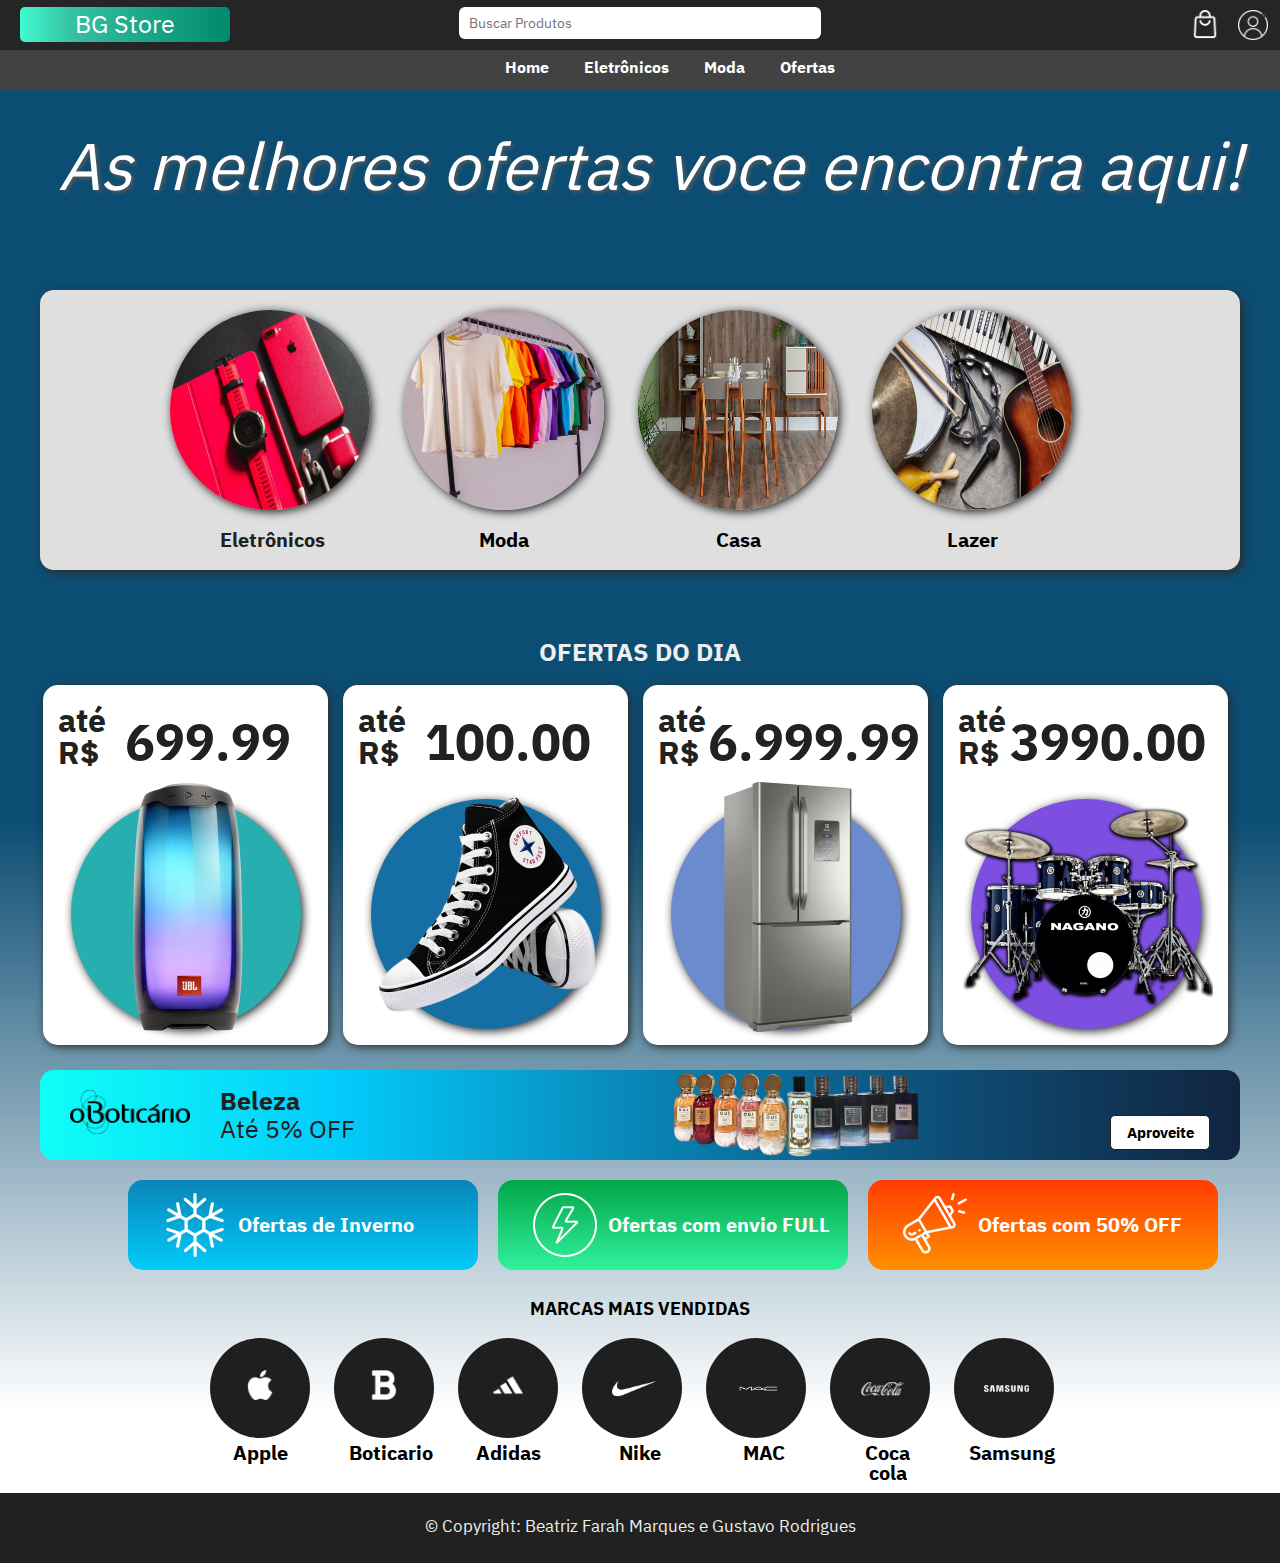
<file: index.html>
<!DOCTYPE html>
<html lang="en">
<head>
    <meta charset="UTF-8">
    <meta http-equiv="X-UA-Compatible" content="IE=edge">
    <meta name="viewport" content="width=device-width, initial-scale=1.0">
    <link rel="stylesheet" href="reset.css">
    <link rel="stylesheet" href="styles.css">
    <link rel="preconnect" href="https://fonts.googleapis.com">
    <link rel="preconnect" href="https://fonts.gstatic.com" crossorigin>
    <link href="https://fonts.googleapis.com/css2?family=IBM+Plex+Sans+Arabic&display=swap" rel="stylesheet">
    <title>BG Store</title>
</head>
<body>
    <div class="nav-container">
        <h1 class="logo-bg">BG Store</h1>
        <input id="bar-search" type="text" placeholder="Buscar Produtos">
        <a href="login.html"><img  id="icon-login" src="Images/user.png" alt="login"></a>
        <img id="icon-bag" src="Images/bag.png" alt="sacola">
    </div>

    <div id="menu">
        <ul id="menu-section">
            <li><a href="index.html">Home</a></li>
            <li><a href="eletronics.html">Eletrônicos</a></li>
            <li><a href="moda.html">Moda</a></li>
            <li><a href="page_3.html">Ofertas</a></li>
        </ul>
    </div>

    <div id="back-phrase">
        <h1 id="phrase">As melhores ofertas voce encontra aqui!</h1>
    </div>

    <div id="container-category">
        <ul class="category">
            <li>
                <a href="eletronics.html"><img src="Images/category-1.jfif" class="category-image"></a>
                <h1 class="text-category"><a href="eletronics.html">Eletrônicos</a></h1>
            </li>   

            <li>
                <img src="Images/category-2.webp" class="category-image">
                <h1 class="text-category">Moda</h1>
            </li>

            <li>
                <img src="Images/category-3.jpg" class="category-image">
                <h1 class="text-category">Casa</h1>
            </li>

            <li>
                <img src="Images/category-4.webp" class="category-image">
                <h1 class="text-category">Lazer</h1>
            </li>
        </ul>
    </div>

    <h1 id="day-ad">OFERTAS DO DIA</h1>

    <div id="container-products-ad">
        <ul class="products-ad">
            <li>
                <h1 class="value-max">até</h1>
                <h1 class="sign">R$</h1>
                <h1 class="value">699.99</h1>
                <div style="background-color: #27AFAF;" class="circle">
                    <img src="Images/jbl.png" class="image-product">
                </div> 
            </li>
            <li>
                <h1 class="value-max">até</h1>
                <h1 class="sign">R$</h1>
                <h1 class="value">100.00</h1>
                <div style="background-color: #156FA4;" class="circle">
                    <img src="Images/moda-sell.png" class="image-product">
                </div>  
            </li>
            <li>
                <h1 class="value-max">até</h1>
                <h1 class="sign">R$</h1>
                <h1 class="value">6.999.99</h1>
                <div style="background-color: #6C8ACE;" class="circle">
                    <img src="Images/geladeira.jpg" class="image-product">
                </div> 
            </li>
            <li>
                <h1 class="value-max">até</h1>
                <h1 class="sign">R$</h1>
                <h1 class="value">3990.00</h1>
                <div style="background-color: #7D4FE0;" class="circle">
                    <img src="Images/bateria.png" class="image-product">
                </div> 
            </li>
        </ul>
    </div>

    <div id="container-beauty">
        <img src="Images/boticario-logo.png" id="company-logo">
        <h1 id="beauty">Beleza</h1>
        <h1 id="off">Até 5% OFF</h1>
        <img src="Images/perfume.png" id="perfume-img">
        <button id="button-enjoy">Aproveite</button>
    </div>

    <div id="container-clothes">
        <div id="winter-clothes">
            <img src="Images/winter.png" id="icon-winter">
            <h1 id="text-winter">Ofertas de Inverno</h1>
        </div>

        <div id="FULL-send">
            <img src="Images/flash.png" id="icon-flash">
            <h1 id="text-winter">Ofertas com envio FULL</h1>
        </div>
        <a href="eletronics.html"><div id="promotion-off">
            <img src="Images/promotion.png" id="icon-winter">
            <h1 id="text-winter"><a href="page_3.html">Ofertas com 50% OFF</a></h1>
        </div></a>
    </div>

    <h1 id="best-brands">MARCAS MAIS VENDIDAS</h1>
    <div id="container-company">
        <ul id="company">
            <li id="company-1">
                <img src="Images/apple-logo.png" class="logo-company-bigger">
                <h1 class="name-company">Apple</h1>
            </li>

            <li id="company-2">
                <img src="Images/boticario.png" class="logo-company-bigger">
                <h1 class="name-company">Boticario</h1>
            </li>

            <li id="company-3">
                <img src="Images/adidas.png" class="logo-company-bigger">
                <h1 class="name-company">Adidas</h1>
            </li>

            <li>
                <img src="Images/nike.png" class="logo-company">
                <h1 class="name-company">Nike</h1>
            </li>

            <li>
                <img src="Images/mac.png" class="logo-company">
                <h1 class="name-company">MAC</h1>
            </li>

            <li>
                <img src="Images/coca.png" class="logo-company">
                <h1 class="name-company">Coca cola</h1>
            </li>

            <li>
                <img src="Images/samsung.png" class="logo-company">
                <h1 class="name-company-bigger">Samsung</h1>
            </li>          
        </ul>
    </div>
</body>

<footer><h1 id="creators">© Copyright: Beatriz Farah Marques e Gustavo Rodrigues</h1></footer>
</html>
</file>
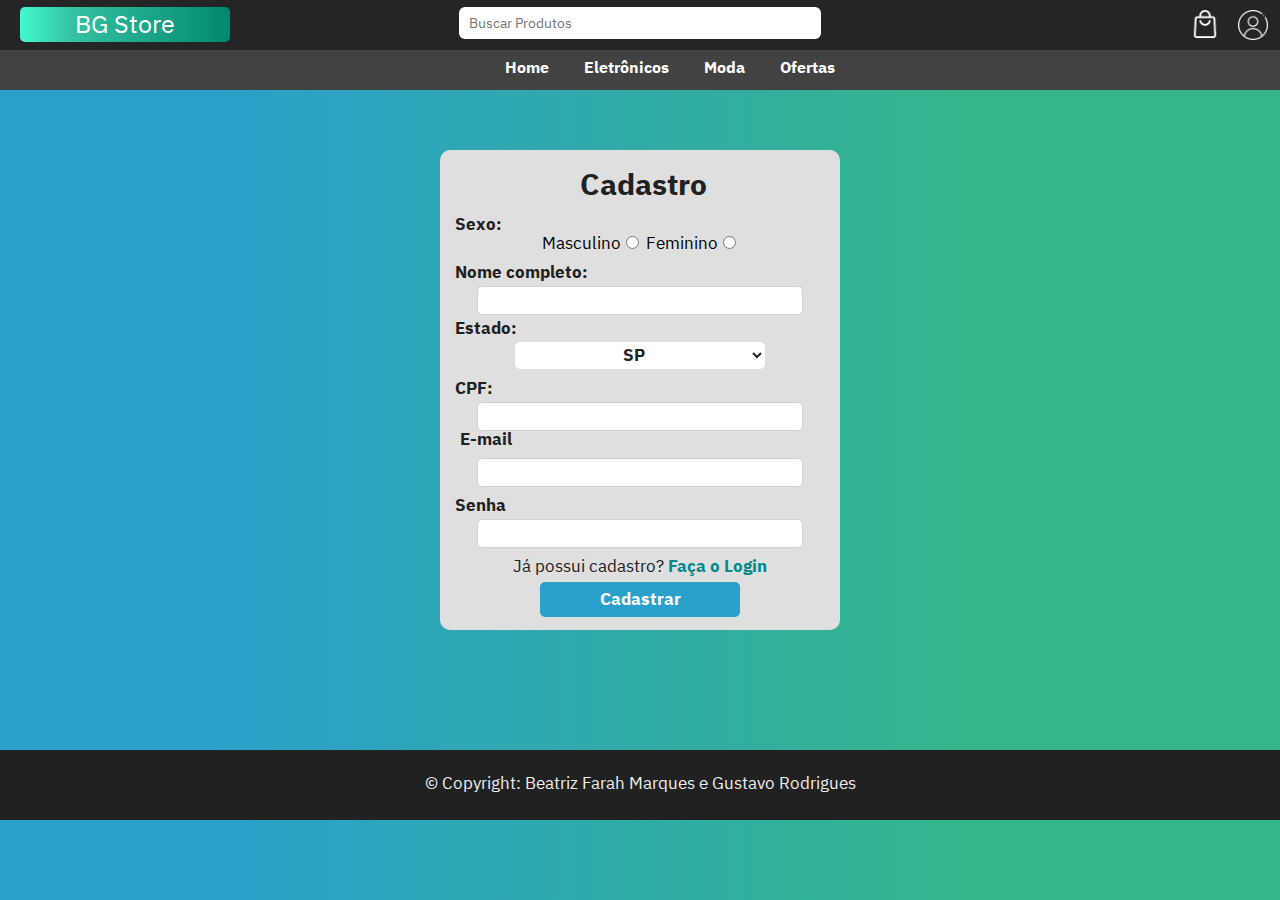
<file: cadastro.html>
<!DOCTYPE html>
<html>
    <head>
        <meta charset="UTF-8">
        <meta http-equiv="X-UA-Compatible" content="IE=edge">
        <meta name="viewport" content="width=device-width, initial-scale=1.0">
        <link rel="stylesheet" href="reset.css">
        <link rel="stylesheet" href="styles.css">
        <link rel="preconnect" href="https://fonts.googleapis.com">
        <link rel="preconnect" href="https://fonts.gstatic.com" crossorigin>
        <link href="https://fonts.googleapis.com/css2?family=IBM+Plex+Sans+Arabic&display=swap" rel="stylesheet">    
        <title>Cadastro</title>
    </head>
     
    <body id="tela-1">
        <div class="nav-container">
            <h1 class="logo-bg">BG Store</h1>
            <input id="bar-search" type="text" placeholder="Buscar Produtos">
            <a href="login.html"><img  id="icon-login" src="Images/user.png" alt="login"></a>
            <img id="icon-bag" src="Images/bag.png" alt="sacola">
        </div>
    
        <div id="menu">
            <ul id="menu-section">
                <li><a href="index.html">Home</a></li>
                <li><a href="eletronics.html">Eletrônicos</a></li>
                <li><a href="moda.html">Moda</a></li>
                <li><a href="page_3.html">Ofertas</a></li>
            </ul>
        </div>
        <div class="formularios">
            <h1 id="h1-form-cadastro">Cadastro</h1><br>
            <form>
                <span></span>
                <h1 id="sex-text">Sexo:</h1>
                <span id="sexo">Masculino<input type="radio" name="Sexo" value="M" required>
                    Feminino<input type="radio" name="Sexo" value="F"></span>
                <h1 id="name-text">Nome completo:</h1>
                <input type="text" name="Nome" id="input-name" required>
                <h1 id="text-state">Estado:</h1>
                <select name="Estado" id="input-state">
                    <option value="SP">SP</option>
                    <option value="MG">MG</option>
                    <option value="RS">RS</option>
                    <option value="RJ">RJ</option>
                </select><br>
                <h1 id="cpf-text" required>CPF:</h1>
                <input type="number" name="CPF" id="input-cpf" required>
                <h1 id="email-text" required>E-mail</h1>
                <input type="text" name="Login" id="input-email" required>
                <h1 id="text-senha" required>Senha</h1>
                <input type="password" name="Senha" id="senha-input" required>
                <input type="submit" value="Cadastrar" id="button-submit">
                <h1 id="text-lg">Já possui cadastro? <a href="login.html" style="font-weight: bold; text-decoration: none; color: darkcyan;">Faça o Login</a></h1>
        </form>
        </div>
        <footer style="position: relative; bottom: 60px;"><h1 id="creators">© Copyright: Beatriz Farah Marques e Gustavo Rodrigues</h1></footer>
    </body>
</html>
</file>
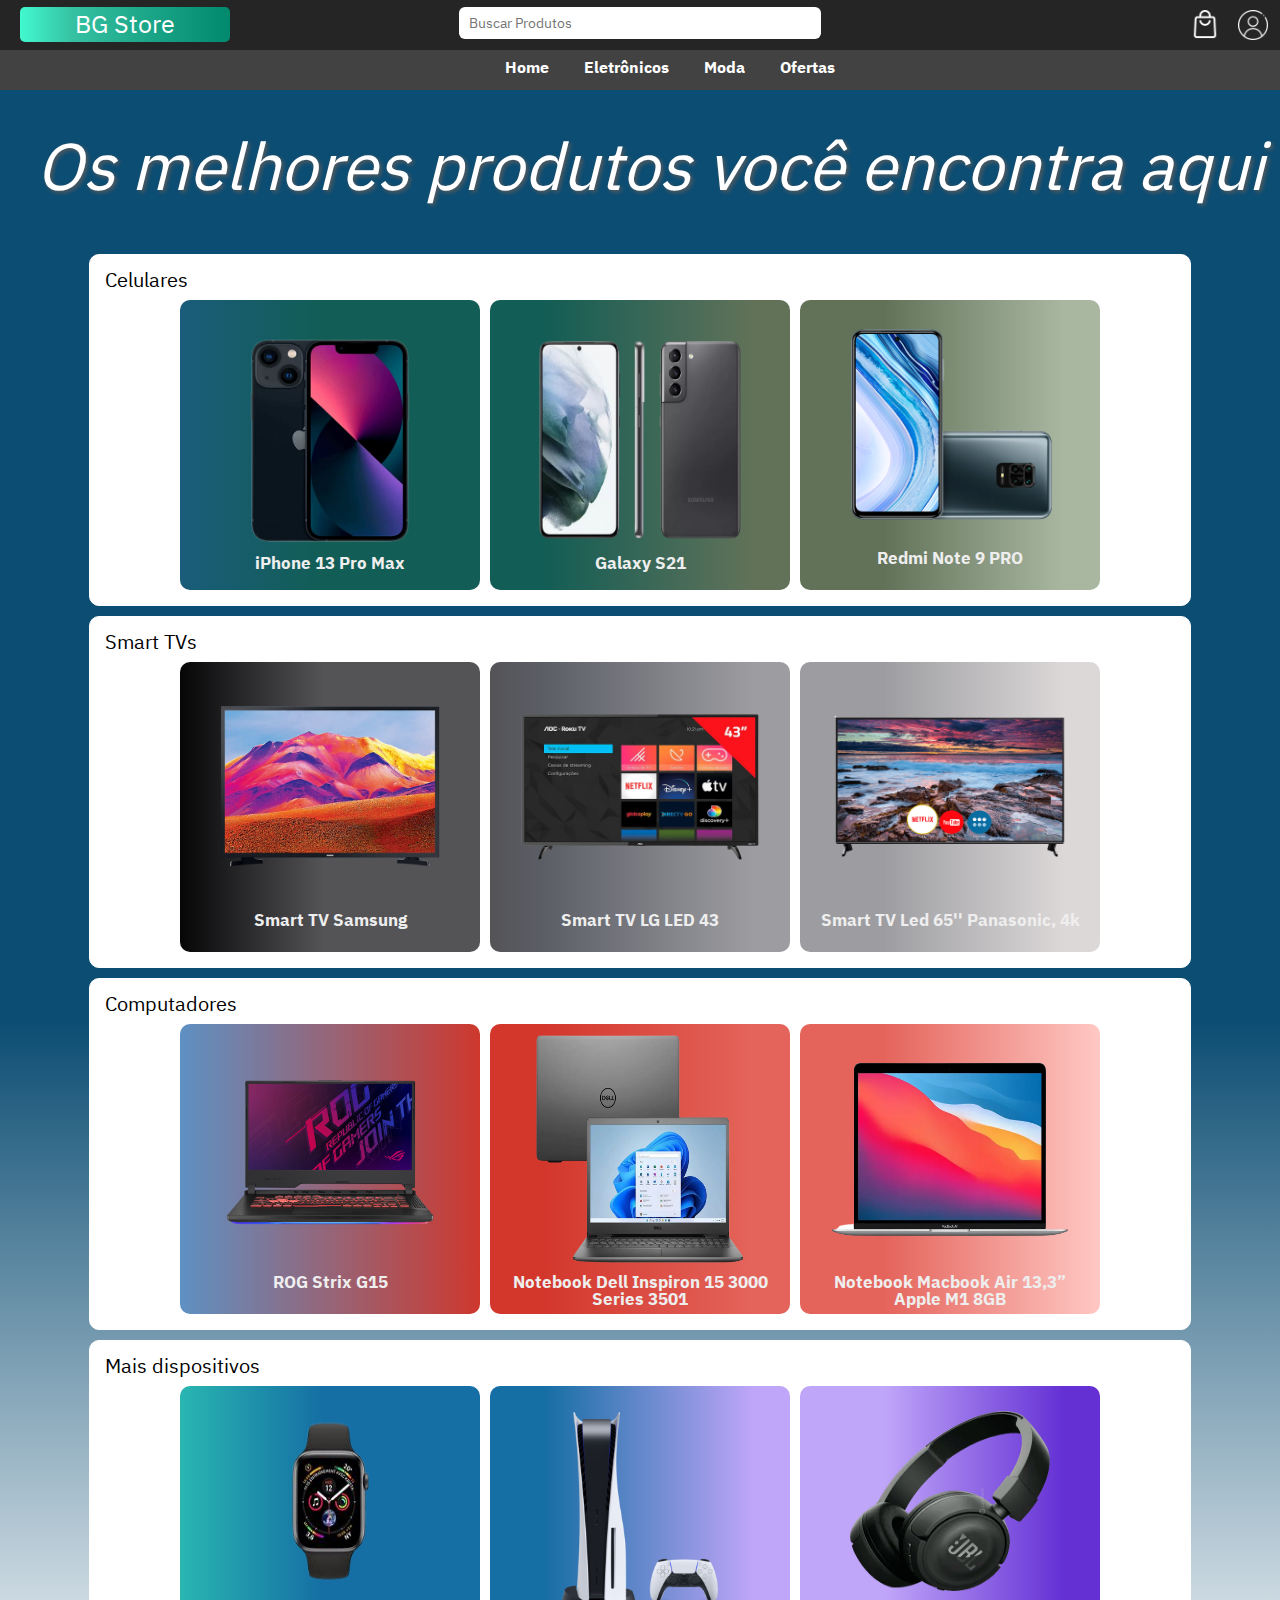
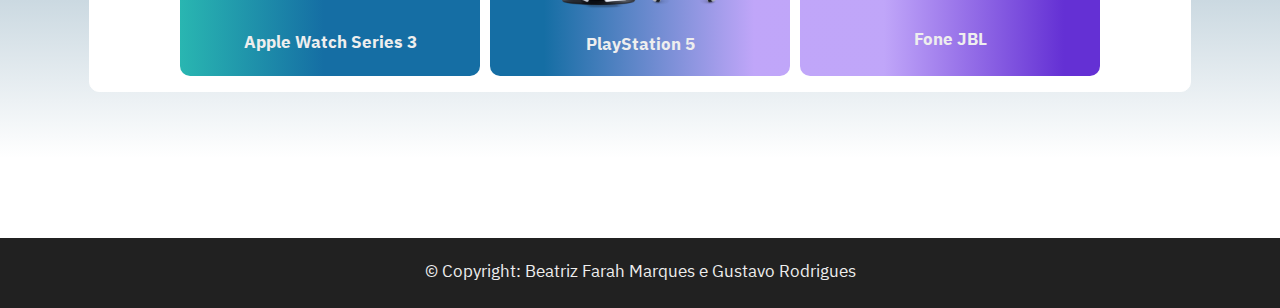
<file: eletronics.html>
<!DOCTYPE html>
<html lang="en">
<head>
    <meta charset="UTF-8">
    <meta http-equiv="X-UA-Compatible" content="IE=edge">
    <meta name="viewport" content="width=device-width, initial-scale=1.0">
    <link rel="stylesheet" href="reset.css">
    <link rel="stylesheet" href="styles.css">
    <link rel="preconnect" href="https://fonts.googleapis.com">
    <link rel="preconnect" href="https://fonts.gstatic.com" crossorigin>
    <link href="https://fonts.googleapis.com/css2?family=IBM+Plex+Sans+Arabic&display=swap" rel="stylesheet">
    <title>Eletrônicos</title>
</head>
<body id="body-eletonicos">
    <div class="nav-container">
        <h1 class="logo-bg">BG Store</h1>
        <input id="bar-search" type="text" placeholder="Buscar Produtos">
        <a href="login.html"><img  id="icon-login" src="Images/user.png" alt="login"></a>
        <img id="icon-bag" src="Images/bag.png" alt="sacola">
    </div>

    <div id="menu">
        <ul id="menu-section">
            <li><a href="index.html">Home</a></li>
            <li><a href="eletronics.html">Eletrônicos</a></li>
            <li><a href="moda.html">Moda</a></li>
            <li><a href="page_3.html">Ofertas</a></li>
        </ul>
    </div>

    <div id="back-phrase">
        <h1 id="phrase">Os melhores produtos você encontra aqui</h1>
    </div>

    <div class="objects-list"><!--Divisão de Objetos-->
        <a name="eletronicos"></a><h1 class="objects-list-titles">Celulares</h1><!--Titulos das listas-->
        <ul class="list-items">
            <li id="item-1">
                <img id="celular1" src="Images/iphone.webp" alt="">
                <h1 class="name-other-device">iPhone 13 Pro Max</h1>
            </li>
            <li id="item-2">
                <img id="celular2" src="Images/galaxyS21.png" alt="">
                <h1 class="name-other-device">Galaxy S21</h1>
            </li>
            <li id="item-3">
                <img src="Images/redmiNote9.png" alt="">
                <h1 class="name-other-device">Redmi Note 9 PRO</h1>
            </li>
    </div>

    <div class="objects-list"><!--Divisão de Objetos-->
        <h1 class="objects-list-titles">Smart TVs</h1><!--Titulos das listas-->
        <ul class="list-items">
            <li id="item-4">
                <img src="Images/tvSAM.png" alt="">
                <h1 class="name-other-device">Smart TV Samsung</h1>
            </li>
            <li id="item-5">
                <img src="Images/tvLG.png" alt="">
                <h1 class="name-other-device">Smart TV LG LED 43</h1>
            </li>
            <li id="item-6">
                <img src="Images/tvpanasonic.png" alt="">
                <h1 class="name-other-device">Smart TV Led 65'' Panasonic, 4k</h1>
            </li>
        </ul>
    </div>

    <div class="objects-list"><!--Divisão de Objetos-->
        <h1 class="objects-list-titles">Computadores</h1><!--Titulos das listas-->
        <ul class="list-items">
            <li id="item-7">
                <a href="page_3.html"><img src="Images/product-test2.png" alt=""></a>
                <h1><a class="name-other-device" href="page_3.html">ROG Strix G15</a></h1>
            </li>
            <li id="item-8">
                <img src="Images/noteDELL.png" alt="">
                <h1 class="name-other-device">Notebook Dell Inspiron 15 3000 Series 3501</h1>
            </li>
            <li id="item-9">
                <img src="Images/noteAPPLE.png" alt="">
                <h1 class="name-other-device">Notebook Macbook Air 13,3” Apple M1 8GB</h1>
            </li>
        </ul>
    </div>

    <div class="objects-list"><!--Divisão de Objetos-->
        <h1 class="objects-list-titles">Mais dispositivos</h1><!--Titulos das listas-->
        <ul class="list-items">
            <li id="item-10">
                <img src="Images/applewatch.png" alt="">
                <h1 class="name-other-device">Apple Watch Series 3</h1>
            </li>
            <li id="item-11">
                <img src="Images/videogame.png" alt="">
                <h1 class="name-other-device">PlayStation 5</h1>
            </li>
            <li id="item-12">
                <img src="Images/fone.webp" alt="">
                <h1 class="name-other-device">Fone JBL</h1>
            </li>
        </ul>
    </div>

</body>
<footer><h1 id="creators">© Copyright: Beatriz Farah Marques e Gustavo Rodrigues</h1></footer>
</html>
</file>
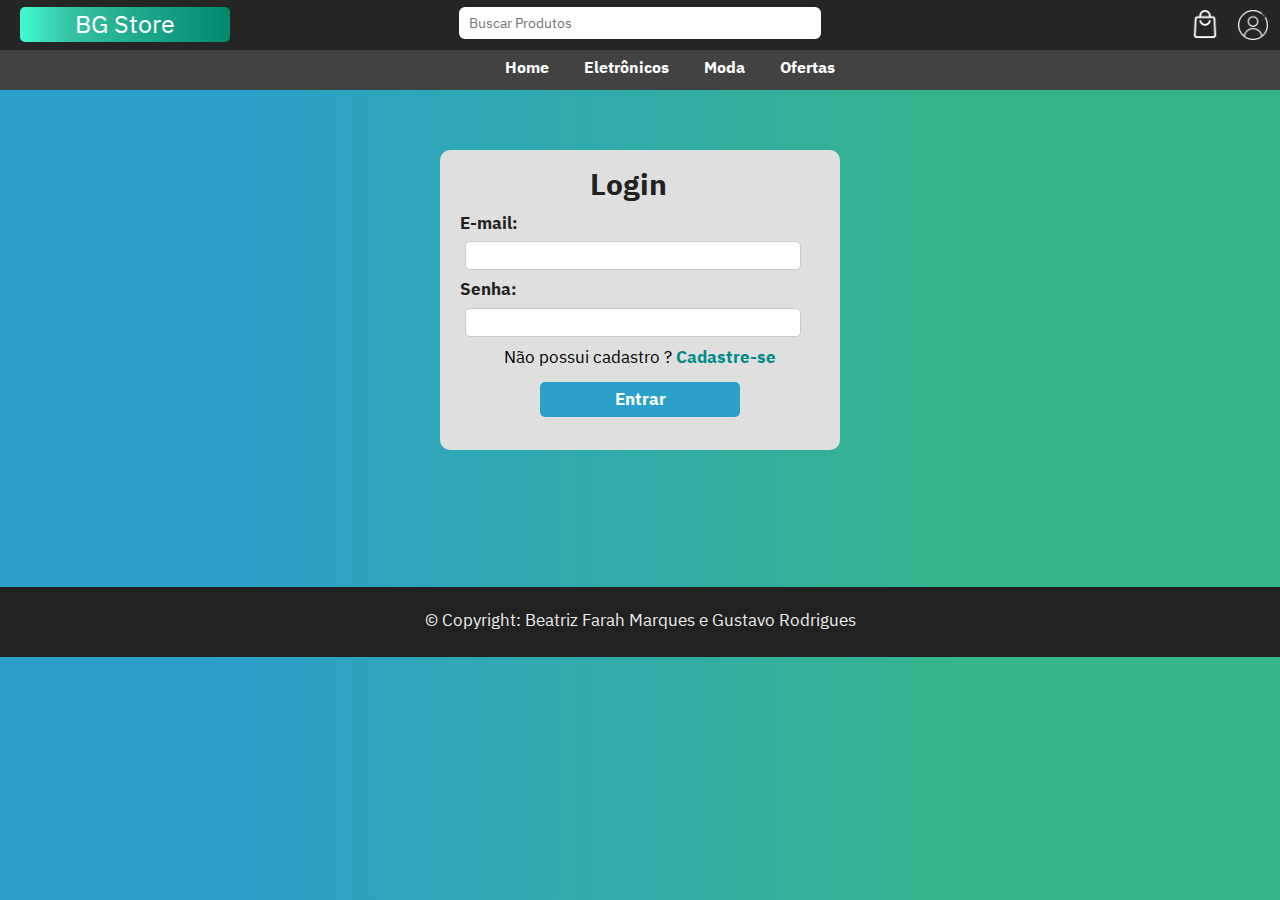
<file: login.html>
<!DOCTYPE html>
<html>
    <head>
        <meta charset="UTF-8">
        <meta http-equiv="X-UA-Compatible" content="IE=edge">
        <meta name="viewport" content="width=device-width, initial-scale=1.0">
        <link rel="stylesheet" href="reset.css">
        <link rel="stylesheet" href="styles.css">
        <link rel="preconnect" href="https://fonts.googleapis.com">
        <link rel="preconnect" href="https://fonts.gstatic.com" crossorigin>
        <link href="https://fonts.googleapis.com/css2?family=IBM+Plex+Sans+Arabic&display=swap" rel="stylesheet">    
        <title>Login</title>
    </head>
     
    <body id="tela-1">
        <div class="nav-container">
            <h1 class="logo-bg">BG Store</h1>
            <input id="bar-search" type="text" placeholder="Buscar Produtos">
            <a href="login.html"><img  id="icon-login" src="Images/user.png" alt="login"></a>
            <img id="icon-bag" src="Images/bag.png" alt="sacola">
        </div>
    
        <div id="menu">
            <ul id="menu-section">
                <li><a href="index.html">Home</a></li>
                <li><a href="eletronics.html">Eletrônicos</a></li>
                <li><a href="moda.html">Moda</a></li>
                <li><a href="page_3.html">Ofertas</a></li>
            </ul>
        </div>
        <div class="login-container">
            <h1 id="login">Login</h1>
       
            <form id="form-container">
                <h1 id="email-text">E-mail:</h1>
                <input type="text" name="Login" id="form-email"><br>

                <h1 id="senha-text">Senha:</h1>
                <input type="password" name="Senha" id="form-senha"><br>
                
                <br><input type="submit" value="Entrar" id="button-submit"><br>

                <span id="text-cadastro">Não possui cadastro ? <a href="cadastro.html" style="font-weight: bold; color: darkcyan; text-decoration: none;">Cadastre-se</a></span>
            </form>
        </div>
        <footer style="position: relative; top: 197px;"><h1 id="creators">© Copyright: Beatriz Farah Marques e Gustavo Rodrigues</h1></footer>
    </body>
</html>
</file>
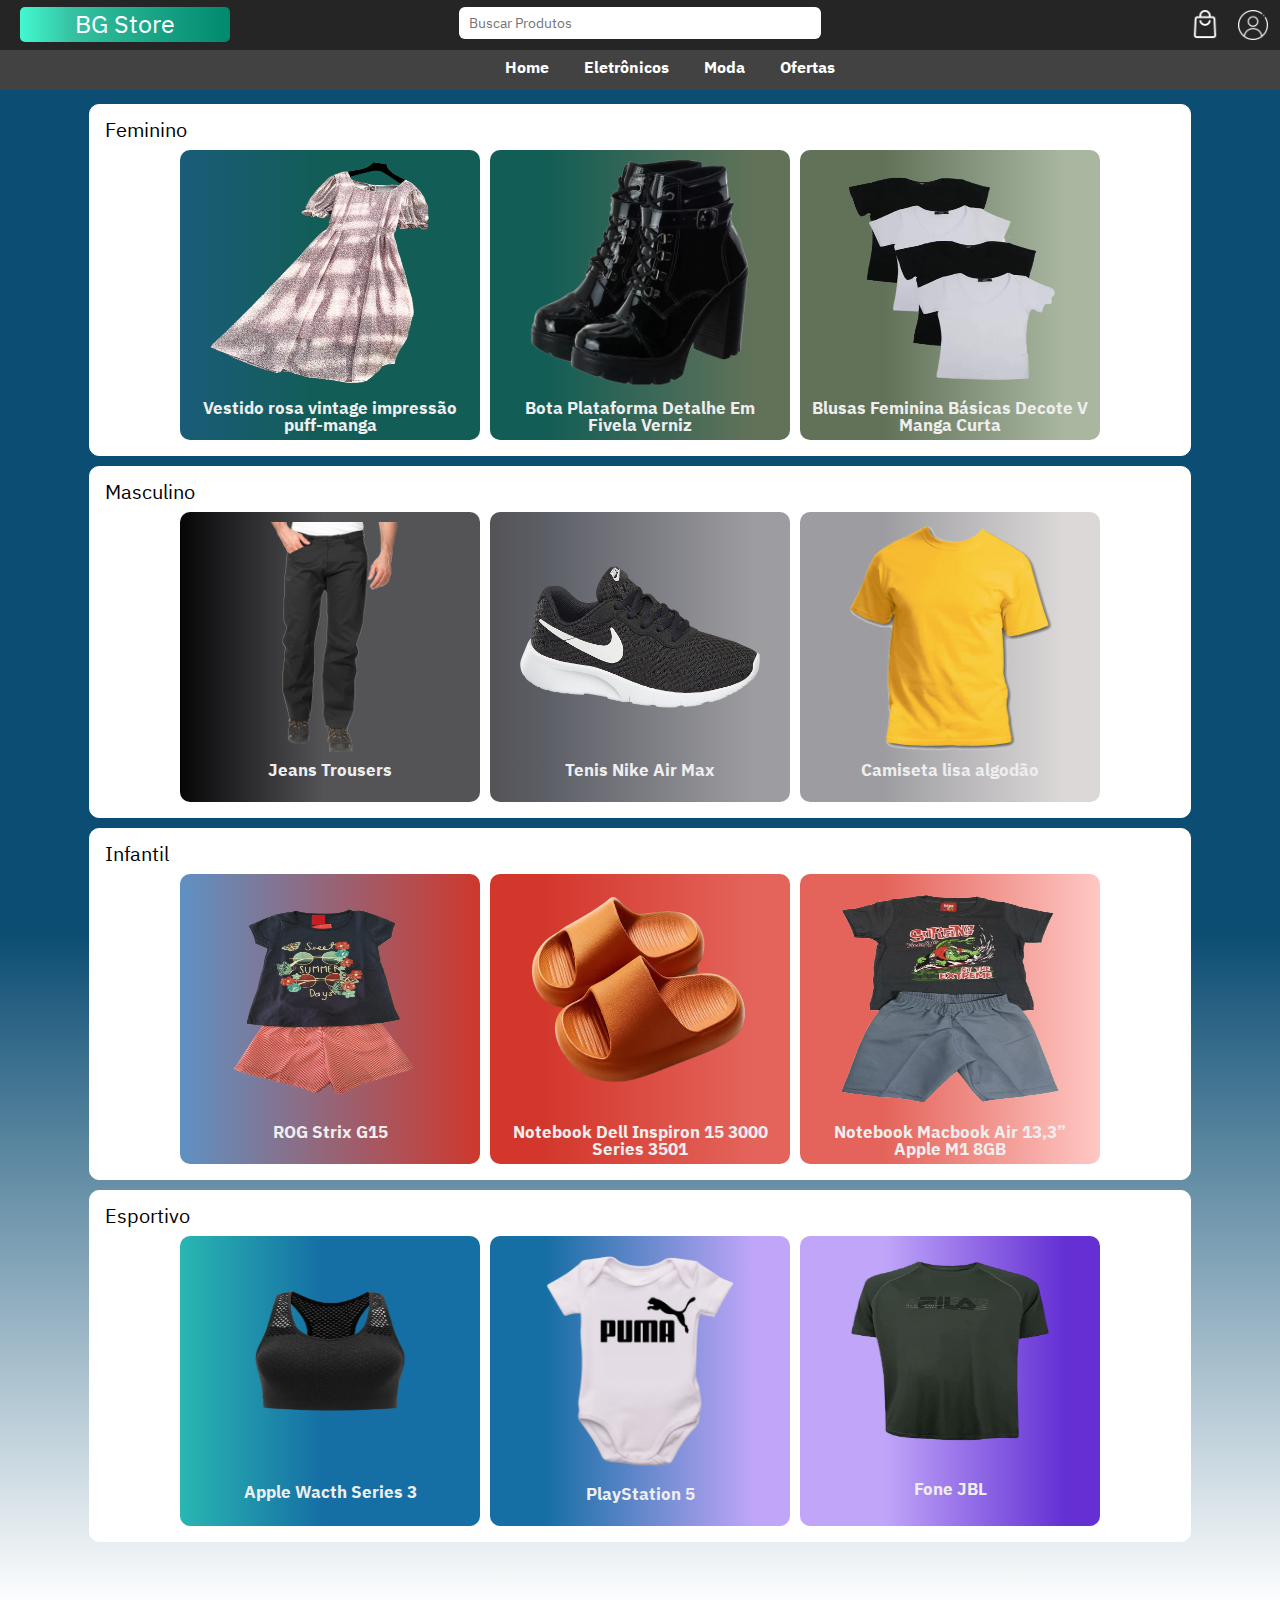
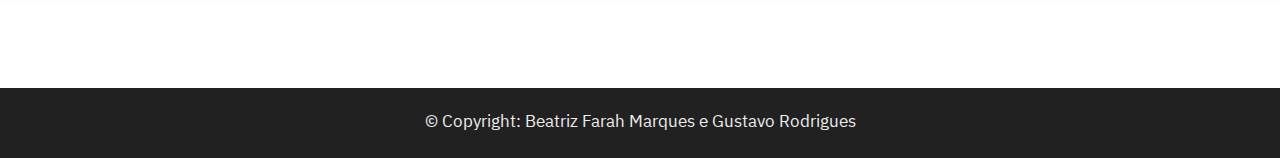
<file: moda.html>
<!DOCTYPE html>
<html lang="en">
<head>
    <meta charset="UTF-8">
    <meta http-equiv="X-UA-Compatible" content="IE=edge">
    <meta name="viewport" content="width=device-width, initial-scale=1.0">
    <link rel="stylesheet" href="reset.css">
    <link rel="stylesheet" href="styles.css">
    <link rel="preconnect" href="https://fonts.googleapis.com">
    <link rel="preconnect" href="https://fonts.gstatic.com" crossorigin>
    <link href="https://fonts.googleapis.com/css2?family=IBM+Plex+Sans+Arabic&display=swap" rel="stylesheet">
    <title>Moda</title>
</head>
<body class="body-eletonicos">
    <div class="nav-container">
        <h1 class="logo-bg">BG Store</h1>
        <input id="bar-search" type="text" placeholder="Buscar Produtos">
        <a href="login.html"><img  id="icon-login" src="Images/user.png" alt="login"></a>
        <img id="icon-bag" src="Images/bag.png" alt="sacola">
    </div>

    <div id="menu">
        <ul id="menu-section">
            <li><a href="index.html">Home</a></li>
            <li><a href="eletronics.html">Eletrônicos</a></li>
            <li><a href="moda.html">Moda</a></li>
            <li><a href="page_3.html">Ofertas</a></li>
        </ul>
    </div>


    <div class="objects-list"><!--Divisão de Objetos-->
        <a name="eletronicos"></a><h1 class="objects-list-titles">Feminino</h1><!--Titulos das listas-->
        <ul class="list-items">
            <li id="item-1">
                <img src="Images/roupa1.png" alt="">
                <h1 class="name-other-device">Vestido rosa vintage impressão puff-manga</h1>
            </li>
            <li id="item-2">
                <img src="Images/roupa2.png" alt="">
                <h1 class="name-other-device">Bota Plataforma Detalhe Em Fivela Verniz</h1>
            </li>
            <li id="item-3">
                <img src="Images/roupa3.png" alt=""></a>
                <h1 class="name-other-device">Blusas Feminina Básicas Decote V Manga Curta</h1>
            </li>
    </div>

    <div class="objects-list"><!--Divisão de Objetos-->
        <h1 class="objects-list-titles">Masculino</h1><!--Titulos das listas-->
        <ul class="list-items">
            <li id="item-4">
                <img src="Images/jeans.png" alt="">
                <h1 class="name-other-device">Jeans Trousers</h1>
            </li>
            <li id="item-5">
                <img src="Images/tenis.png" alt="">
                <h1 class="name-other-device">Tenis Nike Air Max</h1>
            </li>
            <li id="item-6">
                <img src="Images/camisa.png" alt="">
                <h1 class="name-other-device">Camiseta lisa algodão</h1>
            </li>
        </ul>
    </div>

    <div class="objects-list"><!--Divisão de Objetos-->
        <h1 class="objects-list-titles">Infantil</h1><!--Titulos das listas-->
        <ul class="list-items">
            <li id="item-7">
                <img src="Images/roupa4.png" alt="">
                <h1><a class="name-other-device" href="page_3.html">ROG Strix G15</a></h1>
            </li>
            <li id="item-8">
                <img src="Images/roupa5.png" alt="">
                <h1 class="name-other-device">Notebook Dell Inspiron 15 3000 Series 3501</h1>
            </li>
            <li id="item-9">
                <img src="Images/roupa6.png" alt="">
                <h1 class="name-other-device">Notebook Macbook Air 13,3” Apple M1 8GB</h1>
            </li>
        </ul>
    </div>

    <div class="objects-list"><!--Divisão de Objetos-->
        <h1 class="objects-list-titles">Esportivo</h1><!--Titulos das listas-->
        <ul class="list-items">
            <li id="item-10">
                <img src="Images/roupa7.png" alt="">
                <h1 class="name-other-device">Apple Wacth Series 3</h1>
            </li>
            <li id="item-11">
                <img src="Images/roupa8.png" alt="">
                <h1 class="name-other-device">PlayStation 5</h1>
            </li>
            <li id="item-12">
                <img src="Images/roupa9.png" alt="">
                <h1 class="name-other-device">Fone JBL</h1>
            </li>
        </ul>
    </div>

</body>
<footer><h1 id="creators">© Copyright: Beatriz Farah Marques e Gustavo Rodrigues</h1></footer>
</html>
</file>
<file: styles.css>
/*--------------Menu------------------*/

body{
    background: linear-gradient(to bottom, #0C4D73 58%, #ffffff) no-repeat;
}

.nav-container{
    background: #000000;
    height: 50px;
}

.logo-bg{
    font-family: 'IBM Plex Sans Arabic', sans-serif;
    font-size: 25px;
    color: #ffffff;
    width: 200px;
    height: 25px;
    padding: 5px;
    text-align: center;
    border-radius: 5px;
    position: relative;
    top: 7px;
    left: 20px; 
    background: linear-gradient(to right, #42f9cf, #35c1a2, #23ae90, #129c7f ,#00896d);
}

#bar-search{
    display: block;
    margin: 0px auto 0px auto;
    position: relative;
    bottom: 28px;
    border-radius: 6px;
    border: none;
    width: 350px;
    height: 30px;
    font-family: 'IBM Plex Sans Arabic', sans-serif;
    font-size: 14px;
    padding-left: 10px;   
}

#icon-login{
    cursor: pointer;
    position: absolute;
    right: 12px;
    top: 10px;
    width: 30px;
    height: 30px;
}

#icon-bag{
    cursor: pointer;
    position: absolute;
    right: 60px;
    top: 9px;
    width: 30px;
    height: 30px;
}

#menu{
    width: auto;
    height: 40px;
    background: #424242;
}

#menu-section{
    display: inline-flex;
}

#menu-section li a{
    text-decoration: none;
    color: #ffffff;
}

#menu-section li{
    position: relative;
    top: 10px;
    left: 505px;
    font-family: 'IBM Plex Sans Arabic', sans-serif;
    font-size: 16px;
    font-weight: bold;
    color: #ffffff;
    margin-right: 35px;
}

#phrase{
    display: block;
    width: 1300px;
    font-family: 'IBM Plex Sans Arabic', sans-serif;
    font-size: 66px;
    color: #ffffff;
    font-style: italic;
    position: relative;
    top: 45px; bottom: 0;
    left: 0; right: 0;
    margin: auto;
    text-shadow: 2px 2px 4px #5a5a5a;
    text-align: center;
}

/* --------PAGINA 1 ----------*/

#container-category{
    box-shadow: 3px 3px 8px rgb(45, 45, 45);
    display: block;
    margin: 0px auto 0px auto;
    width: 1200px;
    height: 280px;
    background: #dfdfdf;
    position: relative;
    top: 50px;
    border-radius: 14px;
    margin-bottom: 100px;
}

.category li{
    display: inline-block;
    width: 220px;
    height: 300px;
    margin-right: 10px;
    position: relative;
    left: 120px;
}

.category-image{
    box-shadow: 2px 2px 10px #212121;
    cursor: pointer;
    display: block;
    margin: 0px auto 0px auto;
    position: relative;
    top: 20px;
    width: 200px;
    height: 200px;
    border-radius: 100px;
}

.text-category{
    cursor: pointer;
    position: relative;
    margin: 0px auto 0px auto;
    width: 100px;
    font-family: 'IBM Plex Sans Arabic', sans-serif;
    font-weight: bold;
    font-size: 20px;
    top: 40px; 
    text-align: center;
    text-decoration: none   ;
}

.text-category a{
    text-decoration: none;
    color: #212121;
}

#day-ad{
    display: block;
    margin: 0px auto 0px auto;
    font-family: 'IBM Plex Sans Arabic', sans-serif;
    font-weight: bold;
    font-size: 25px;
    width: 1200px;   
    text-align: center;
    position: relative;
    top: 20px;
    color: #eeeeee;
}

#container-products-ad{
    display: block;
    margin: 0px auto 0px auto;
    position: relative;
    top: 40px;
    width: 1200px;
    height: 365px;
}

.products-ad{
    display: inline-flex; 
}

.products-ad li{
    box-shadow: 2px 2px 8px rgb(45, 45, 45);
    width: 285px;
    height: 360px;
    margin-right: 15px;
    background: #ffffff;
    border-radius: 15px;
    position: relative;
    left: 3px;
}

.products-ad li:hover{
    transition: 0.5s;
    background: #c2c0c0;
}

.value-max, .sign{
    position: relative;
    top: 20px;
    left: 15px;
    font-family: 'IBM Plex Sans Arabic', sans-serif;
    font-weight: bold;
    font-size: 32px;
    color: #212121;
}

.value{
    position: relative;
    left: 65px;
    bottom: 30px;
    font-family: 'IBM Plex Sans Arabic', sans-serif;
    font-weight: bold;
    font-size: 50px;
    width: 200px;
    text-align: center;
    color: #212121;
}

.circle{
    box-shadow: 2px 2px 10px #212121;
    display: block;
    margin: 0px auto 0px auto;
    width: 230px;
    height: 230px;
    border-radius: 200px;
}
.image-product{
    display: block;
    margin: 0px auto 0px auto;
    width: 250px;
    height: 250px;
    position: relative;
    bottom: 17px;
    right: 8px;
}

#container-beauty{
    display: block;
    margin: 0px auto 0px auto;
    position: relative;
    top: 60px;
    background-image: linear-gradient(to right, #0ffff8,#03cbfa,#0885b6,#0d4e77, #11243f);
    width: 1200px;
    height: 90px;
    border-radius: 14px;
}

#company-logo{
    position: relative;
    top: 20px;
    left: 30px;
    width: 120px;
    width: 120px;
}

#beauty{
    position: relative;
    left: 180px;
    bottom: 28px;
    font-family: 'IBM Plex Sans Arabic', sans-serif;
    font-weight: bold;
    font-size: 25px;
    color: #212121;
    width: 75px;
}

#off{
    position: relative;
    left: 180px;
    bottom: 25px;
    font-family: 'IBM Plex Sans Arabic', sans-serif;
    font-weight: inherit;
    font-size: 25px;
    color: #212121;
    width: 150px;
}

#perfume-img{
    position: relative;
    bottom: 125px;
    left: 620px;
    width: 270px;
    height: 130px;
}

#button-enjoy{
    transition: 0.7s;
    cursor: pointer;
    position: absolute;
    right: 30px;
    bottom: 10px;
    width: 100px;
    height: 35px;
    background: #ffffff;
    color: #000000;
    border-radius: 5px;
    font-family: 'IBM Plex Sans Arabic', sans-serif;
    font-weight: bold;
    font-size: 15px;
    border: 0.5px solid #212121;
}

#button-enjoy:hover{
    transition: 0.7s;
    background: #212121;
    color: #ffffff;
}

#container-clothes{
    display: inline-flex;
    position: relative;
    top: 80px;
    left: 128px;
    width: 1200px;
    height: 90px;
}

#winter-clothes{
    cursor: pointer;
    width: 350px;
    height: 90px;
    background-image: linear-gradient(to top,#03cbfa, #0885b6);
    border-radius: 15px;
    margin-right: 20px;
}

#FULL-send{
    cursor: pointer;
    width: 350px;
    height: 90px;
    background-image: linear-gradient(to top, #31F29D, #03a547);
    border-radius: 15px;
    margin-right: 20px;
}

#promotion-off{
    cursor: pointer;
    width: 350px;
    height: 90px;
    background-image: linear-gradient(to top, #ff9000, #ff3c00);
    border-radius: 15px;
    margin-right: 20px;
}

#icon-winter, #icon-flash{
    position: relative;
    top: 13px;
    left: 35px;
}

#text-winter{
    cursor: pointer;
    position: relative;
    bottom: 32px;
    left: 110px;
    font-family: 'IBM Plex Sans Arabic', sans-serif;
    font-weight: bold;
    font-size: 20px;
    color: #ffffff;
}

#text-winter a{
    text-decoration: none;
    color: #ffffff;
}

#check{
    width: 100px;
    height: 25px;
    border-radius: 8px;
    border: none;
    font-family: 'IBM Plex Sans Arabic', sans-serif;
    font-size: 15px;
    font-weight: bold;
    position: relative;
    top: 15px;
    left: 150px;
}

#best-brands{
    position: relative;
    top: 110px;
    font-family: 'IBM Plex Sans Arabic', sans-serif;
    font-size: 18px;
    font-weight: bold;
    width: 250px;
    text-align: center;
    display: block;
    margin: 0px auto 0px auto;
}

#container-company{
    display: block;
    margin: 0px auto 0px auto;
    width: 900px;
    height: 135px;
    position: relative;
    top: 130px;
}

#company li{
    cursor: pointer;
    display: inline-flex;
    width: 100px;
    height: 100px;
    border-radius: 50px;
    background-color: #1f1f1f;
    margin-left: 20px;
}

#company-1, #company-2, #company-3{
    position: relative;
    bottom: 15px;
}

.logo-company{
    position: relative;
    top: 28px;
    left: 30px;
    width: 45px;
    height: 45px;
}

.logo-company-bigger{
    position: relative;
    top: 32px;
    left: 35px;
    width: 30px;
    height: 30px;
}

.name-company{
    position: relative;
    top: 105px;
    right: 15px;
    font-family: 'IBM Plex Sans Arabic', sans-serif;
    font-size: 20px;
    font-weight: bold;
    width: 150px;
    height: 20px;
    text-align: center;
}

.name-company-bigger{
    position: relative;
    top: 105px;
    right: 30px;
    font-family: 'IBM Plex Sans Arabic', sans-serif;
    font-size: 20px;
    font-weight: bold;
    width: 100px;
    height: 20px;
    text-align: center;
}

/*---------------------PAGINA 3------------------------- */
#page3{
    background: #f3f3f3;
}
.nav-container{
    background: rgb(37, 37, 37);
    width: auto;
    height: 50px;
}

.menu-container{
    background: rgb(85, 85, 85);
    width: auto;
    height: 42px;
}

#oferta{
    width: auto;
    height: 90px;
    background-image: linear-gradient(to top, #f9ad4a, #ff6334);
}

#icon-oferta{
    position: relative;
    top: 10px;
    left: 25px;
}

#enjoy{
    display: block;
    margin: 0px auto 0px auto;
    font-family: 'IBM Plex Sans Arabic', sans-serif;
    font-size: 20px;
    font-weight: bold;
    color: #ffffff;
    text-align: center;
    position: relative;
    bottom: 75px;
    width: 100px;

}

#date{
    display: block;
    margin: 0px auto 0px auto;
    font-family: 'IBM Plex Sans Arabic', sans-serif;
    font-size: 20px;
    font-weight: bold;
    color: #ffffff;
    text-align: center;
    position: relative;
    bottom: 70px;
    width: 500px;
}

#limited{
    font-family: 'IBM Plex Sans Arabic', sans-serif;
    font-size: 15px;
    font-weight: bold;
    color: #ffffff;
    text-align: center;
    position: relative;
    bottom: 75px;
    left: 1095px;
    width: 230px;
}

#time-limited{
    position: relative;
    left: 1120px;
    bottom: 30px;
    font-family: 'IBM Plex Sans Arabic', sans-serif;
    font-size: 30px;
    font-weight: bold;
    color: #ffffff;
    width: 190px;
    text-align: center;
    position: relative;
    bottom: 40px;
}

.aprentation-product-background img{
    width: 1349px;
}
.apresentation-product-container{
    position: relative;
    top: 10px;
    border-radius: 10px;
    display: block;
    margin: 0px auto 0px auto;
    width: 1100px;
    height: 450px;
    border: 1px solid #e6e4e4;
    background: #ffffff;
}

.product img{   
    position: relative;
    bottom: 7px;
    left: 65px;
    width: 450px;
    height: 400px;
}

.other-images-product{
    display: inline-flex;
}

.other-images-product li img{
    width: 70px;
    height: 60px;
    margin-left: 10px;
    position: relative;
    left: 85px;
    bottom: 25px;
    border-radius: 5px;
    border: 1px solid #c1c0c0;
}

.other-images-product li img:hover{
    transition: 0.7s;
    max-width: 80%;
    max-height: 80%;
}


.product-specification{
    border: 1px solid #dbdbdb;
    background: #f1f0f0;
    border-radius: 10px;
    width: 480px;
    height: 370px;
    position: relative;
    bottom: 415px;
    left: 580px;
}

#name-product{
    position: relative;
    top: 10px;
    left: 14px;
    width: 450px ;
    font-family: 'IBM Plex Sans Arabic', sans-serif;
    font-size: 20px;
    font-weight: bold;
}


#price-product{
    display: block;
    margin: 0px auto 0px auto;
    font-family: 'IBM Plex Sans Arabic', sans-serif;
    font-size: 45px;
    font-weight: bold;
    width: 250px;
    position: relative;
    top: 30px;
}

.rating-stars{
    display: inline-flex;
}

.rating-stars li img{
    position: relative;
    top: 15px;
    left: 12px;
    width: 20px;
    height: 20px;
    margin-left: 2px;
}

#rating-number{
    position: relative;
    width: 70px;
    font-family: 'IBM Plex Sans Arabic', sans-serif;
    font-size: 15px;
    font-weight: bold;
    position: relative;
    bottom: 50px;
    left: 140px;
}

#buy-button{
    cursor: pointer;
    display: block;
    margin: 0px auto 0px auto;/*margin: cima direita baixo esquerda*/
    font-family: 'IBM Plex Sans Arabic', sans-serif;
    font-size: 20px;
    width: 320px;
    height: 50px;
    border-radius: 8px;
    border: none;
    background: #212121;
    color: #ffffff;
    position: relative;
    top: 35px;
}

#buy-button:hover{
    transition: 0.7s;
    background: #8d8d8d;
}

#payment-method{
    display: block;
    margin: 0px auto 0px auto;
    z-index: 5;
    width: 462px;
    height: 140px;
    border-radius: 10px;
    background: #ffffff;
    position: relative;
    top: 45px;
}
#formas{
    font-family: 'IBM Plex Sans Arabic', sans-serif;
    font-size: 17px;
    font-weight: inherit;
    position: relative;
    top:10px;
    left: 18px;

}
#metodos-pagamento input{
    position: relative;
    left: 10px;
    bottom: 13px;

}
#metodos-pagamento h1{
    font-family: 'IBM Plex Sans Arabic', sans-serif;
    font-size: 17px;
    font-weight: bold;
    position: relative;
    left: 35px;
    bottom: 30px;
}

#compra{
    font-family: 'IBM Plex Sans Arabic', sans-serif;
    font-size: 17px;
    font-weight: inherit;   
    width: 160px;
    height: 35px;
    border-radius: 5px;
    background: #212121;
    color: #dfdfdf;
    position: relative;
    left: 290px;
    bottom: 60px;
    border: none;
}

#compra:hover{
    background: #c9c9c9;
    color: #212121;
}

#valor-compra{
    font-family: 'IBM Plex Sans Arabic', sans-serif;
    font-size: 17px;
    font-weight: inherit;
    position: relative;
    left: 300px;
    width: 200px;
    bottom: 7px;
    color: #626262;
}

#quant{
    font-family: 'IBM Plex Sans Arabic', sans-serif;
    font-size: 17px;
    font-weight: inherit;
    position: relative;
    left: 215px;
    width: 90px;
    bottom: 24px;
    color: #626262;
}

#details{
    cursor: pointer;
    position: relative;
    top: 48px;
    left: 20px;
    width: 100px;
    font-family: 'IBM Plex Sans Arabic', sans-serif;
    font-size: 16px;
    font-weight: bold;
}

#technical{
    z-index: 1;
    display: fixed;
    margin: 0px auto 0px auto;
    font-family: 'IBM Plex Sans Arabic', sans-serif;
    font-size: 16px;
    position: relative;
    width: 450px;
    padding: 5px;
    text-align: justify;
    border: 1px solid rgb(117, 116, 116);
    line-height: 19px;
    color: #252729;
    top: 55px;
    background: #ffffff;
    border-radius: 5px;
}

#product-information{
    position: relative;
    top: 15px;
    left: 15px;
    font-family: 'IBM Plex Sans Arabic', sans-serif;
    font-size: 20px;
    font-weight: bold;
    color: black;
}

hr{
    position: relative;
    top: 25px;
}

#description{
    display: block;
    margin: 0px auto 0px auto;
    position: relative;
    top: 25px;
    font-family: 'IBM Plex Sans Arabic', sans-serif;
    font-size: 15px;
    font-weight: bold;
    color: #212121;
    width: 1000px;
    border: 1px solid #c1c0c0;
    margin-bottom: 10px;
    padding: 10px;
    border-radius: 10px;
    background: #eeeeee;
}

.similar-devices-container-page3, .objects-list{
    position: relative;
    top: 10px;
    border-radius: 10px;
    display: block;
    margin: 0px auto 0px auto;
    width: 1100px;
    height: 380px;
    border: 1px solid #e6e4e4;
    background: #212121;
    margin-bottom: 10px;
}

#similar-device-name-page3, .objects-list-titles{
    width: 180px;
    position: relative;
    top: 15px;
    left: 15px;
    font-family: 'IBM Plex Sans Arabic', sans-serif;
    font-size: 20px;
    color: rgb(245, 245, 245);
}

.similar-device-page3, .list-items{
    display: inline-flex;  
}

.similar-device-page3 li{
    width: 300px;
    height: 310px;
    margin-right: 10px;
    border-radius: 10px;
    background: #434343;
    position: relative;
    top: 25px;
    left: 90px;
}

.list-items li{
    width: 300px;
    height: 290px;
    margin-right: 10px;
    border-radius: 10px;
    background: #434343;
    position: relative;
    top: 25px;
    left: 90px;
}

.similar-device-page3 li:hover, .list-items li:hover{
    transition: 0.7s;
    background: #8a8a8a;
    cursor: pointer;

}

.similar-device-page3 li img, .list-items li img{
    max-width: 80%;
    max-height: 80%;
    display: block;
    margin: 0px auto 0px auto;
    width: 290px;
    height: 230px;
    position: relative;
    top: 10px; 
}

.name-other-device{
    display: block;
    margin: 0px auto 0px auto;
    position: relative;
    top: 20px;
    width: 280px;
    font-family: 'IBM Plex Sans Arabic', sans-serif;
    font-size: 17px;
    font-weight: bold;
    text-align: center;
    color:#eeeeee;
    text-decoration: none;
}

.price-other-device{
    display: block;
    margin: 0px auto 0px auto;
    position: relative;
    top: 30px;
    width: 230px;
    font-family: 'IBM Plex Sans Arabic', sans-serif;
    font-size: 17px;
    font-weight: bold;
    text-align: center;
    color:#eeeeee;
    text-decoration: none;
}

.textDescription{
    position: relative;
    top: 20px;
    font-family: 'IBM Plex Sans Arabic', sans-serif;
    font-size: 17px;
    font-weight: bold;
}

.tooltipster-meu-tema .tooltipster-content {
    background: radial-gradient(circle at 12.3% 19.3%, rgb(85, 88, 218) 0%, rgb(95, 209, 249) 100.2%);
    color: silver;
    height: 90px;
}

/*PAGINA CADASTRO*/

.formularios {
    display: block;
    margin: 0px auto 0px auto;
    position: relative;
    top: 60px;
    width: 400px;
    height: 480px;
    background: #dfdfdf;
    border-radius: 10px;
    margin-bottom: 30px;

}

.formularios h1{
    color: #212121;
}

.formularios input, .formularios select {
    margin-bottom: 15px;
}



#h1-form-cadastro {
    display: block;
    margin: 0px auto 0px auto;
    width: 120px;
    font-family: 'IBM Plex Sans Arabic', sans-serif;
    font-weight: bold;
    font-size: 30px;
    text-align: center;
    position: relative;
    top: 20px;
}

#sex-text{
    font-family: 'IBM Plex Sans Arabic', sans-serif;
    font-weight: bold;
    font-size: 17px;
    position: relative;
    top: 20px;
    left: 15px;

}

#sexo{
    display: block;
    margin: 0px auto 0px auto;
    width: 200px;
    position: relative;
    top: 20px;
    text-align: center;
    font-family: 'IBM Plex Sans Arabic', sans-serif;
    font-size: 17px;
}

#name-text{
    font-family: 'IBM Plex Sans Arabic', sans-serif;
    font-weight: bold;
    font-size: 17px;
    position: relative;
    top: 20px;
    left: 15px;

}

#input-name{
    display: block;
    margin: 0px auto 0px auto;
    background: #ffffff;
    border: none;
    width: 320px;
    height: 25px;
    border: 1px solid #d1d1d1;
    border-radius: 5px;
    position: relative;
    top: 25px;
    font-family: 'IBM Plex Sans Arabic', sans-serif;
    font-size: 17px;
}

#text-state{
    font-family: 'IBM Plex Sans Arabic', sans-serif;
    font-weight: bold;
    font-size: 17px;
    position: relative;
    top: 30px;
    left: 15px;
}

#input-state{
    background: #ffffff;
    border: none;
    width: 250px;
    font-family: 'IBM Plex Sans Arabic', sans-serif;
    font-weight: bold;
    font-size: 17px;
    border-radius: 5px;
    color: #212121;
    display: block;
    margin: 0px auto 0px auto;
    position: relative;
    top: 35px;
    text-align: center;
}

#cpf-text{
    font-family: 'IBM Plex Sans Arabic', sans-serif;
    font-weight: bold;
    font-size: 17px;
    position: relative;
    top: 30px;
    left: 15px;
    color: #212121;

}

#input-cpf{
    display: block;
    margin: 0px auto 0px auto;
    background: #ffffff;
    border: none;
    width: 320px;
    height: 25px;
    border: 1px solid #d1d1d1;
    border-radius: 5px;
    position: relative;
    top: 35px;
    font-family: 'IBM Plex Sans Arabic', sans-serif;
    font-size: 17px;
    color: #212121;
    
}

#email-text{
    font-family: 'IBM Plex Sans Arabic', sans-serif;
    font-weight: bold;
    font-size: 17px;
    position: relative;
    top: 65px;
    left: 15px;
    color: #212121;
}

#input-email{
    display: block;
    margin: 0px auto 0px auto;
    background: #ffffff;
    border: none;
    width: 320px;
    height: 25px;
    border: 1px solid #d1d1d1;
    border-radius: 5px;
    position: relative;
    top: 45px;
    font-family: 'IBM Plex Sans Arabic', sans-serif;
    font-size: 17px;
    color: #212121;
}

#text-senha{
    font-family: 'IBM Plex Sans Arabic', sans-serif;
    font-weight: bold;
    font-size: 17px;
    position: relative;
    top: 55px;
    left: 15px;
    color: #212121;

}

#senha-input{
    display: block;
    margin: 0px auto 0px auto;
    background: #ffffff;
    border: none;
    width: 320px;
    height: 25px;
    border: 1px solid #d1d1d1;
    border-radius: 5px;
    position: relative;
    top: 60px;
    font-family: 'IBM Plex Sans Arabic', sans-serif;
    font-size: 17px;
    color: #212121;

}

#text-lg{
    text-align: center;
    position: relative;
    top: 35px;
    font-family: 'IBM Plex Sans Arabic', sans-serif;
    font-size: 17px;
    color: #212121;

}

#button-submit{
    position: relative;
    top: 45px;
}
/* Pagina Login */

#tela-1{
    background: linear-gradient(90deg ,#2ba0cb 17%, #34b58c 75%);
}
.login-container{
    display: block;
    margin: 0px auto 0px auto;
    position: relative;
    top: 60px;
    width: 400px;
    height: 300px;
    background: #dfdfdf;
    border-radius: 10px;
}

#login{
    display: block;
    margin: 0px auto 0px auto;
    font-family: 'IBM Plex Sans Arabic', sans-serif;
    font-size: 30px;
    font-weight: bold;
    color:#212121;
    width: 100px;
    position: relative;
    top: 20px;
}

#email-text{
    font-family: 'IBM Plex Sans Arabic', sans-serif;
    font-size: 17px;
    font-weight: bold;
    color:#212121;
    position: relative;
    top: 35px;
    left: 20px;

}

#form-email{
    width: 330px;
    height: 25px;
    border: 1px solid #ccc9c9;
    border-radius: 5px;
    position: relative;
    top: 44px;
    left: 25px;
}

#senha-text{
    font-family: 'IBM Plex Sans Arabic', sans-serif;
    font-size: 17px;
    font-weight: bold;
    color:#212121;
    position: relative;
    top: 55px;
    left: 20px;
}

#form-senha{
    width: 330px;
    height: 25px;
    border: 1px solid #ccc9c9;
    border-radius: 5px;
    position: relative;
    top: 65px;
    left: 25px;

}

#button-submit{
    display: block;
    margin: 0px auto 0px auto;
    position: relative;
    top: 94px;
    border: none;
    border-radius: 5px;
    width: 200px;
    height: 35px;
    font-family: 'IBM Plex Sans Arabic', sans-serif;
    font-size: 17px;
    font-weight: bold;
    background: #2ba0cb;
    color: #ffffff;
}

#button-submit:hover{
    background: #0b7fa9;
    color: #ffffff;
}

#text-cadastro{
    display: block;
    margin: 0px auto 0px auto;
    font-family: 'IBM Plex Sans Arabic', sans-serif;
    font-size: 17px;
    width: 280px;
    text-align: center;
    position: relative;
    top: 10px;
}

footer{
    position: relative;
    top: 150px;
    width: auto;
    height: 70px;
    background: #212121;
}

#creators{
    position: relative;
    top: 25px;
    display: block;
    margin: 0px auto 0px auto;
    width: 500px;
    text-align: center;
    font-family: 'IBM Plex Sans Arabic', sans-serif;
    font-size: 17px;
    color:#eeeeee;

}

/* ------------------------Eletronics ----------------------*/

#back-phrase{
    width: auto;
    height: 150px;
}

#body-eletonicos{
    background-image: linear-gradient(180deg, #074763,#7FD2F0,#D8DCDF) no-repeat;;
}

.similar-devices-container, .objects-list{
    position: relative;
    top: 14px;
    border-radius: 10px;
    display: block;
    margin: 0px auto 0px auto;
    width: 1100px;
    height: 350px;
    border: 1px solid white;
    background: white;
    margin-bottom: 10px;
}

#similar-device-name, .objects-list-titles{
    width: 180px;
    position: relative;
    top: 15px;
    left: 15px;
    font-family: 'IBM Plex Sans Arabic', sans-serif;
    font-size: 20px;
    color: black;
}

.similar-device, .list-items{
    display: inline-flex;  
}

#celular1 {
    width: 230px;
    height: 220px;
    position: relative;
    top: 30px;
    padding-bottom: 15px;
}

#celular2 {
    display: block;
    margin: 0px auto 0px auto;
    width: 230px;
    height: 200px; 
    position: relative;
    top: 40px;
    padding-bottom: 35px;
}
#celular3 {
    display: block;
    margin: 0px auto 0px auto;
    position: relative;
    top: 50px;
    padding-bottom: 50px;
}

#item-1{
    background-image: linear-gradient(90deg, rgba(26, 92, 122) 0%, rgba(18, 93, 85) 48%);
}
#item-2{
    background: linear-gradient(90deg, rgba(18, 93, 85) 18%, rgba(98, 114, 89) 88%);
}

#item-3{
    background: linear-gradient(90deg, rgba(98, 114, 89) 28%, rgb(169, 183, 160) 88%);
}

#item-4{
    background-image: linear-gradient(90deg, rgb(6, 6, 7) 0%, rgb(84, 84, 87) 48% );
}

#item-5{
    background-image: linear-gradient(90deg, rgb(84, 84, 87), rgb(92, 94, 102) 18%, rgb(157, 157, 161) 88% );
}

#item-6{
    background-image: linear-gradient(90deg,rgb(157, 157, 161) 28%, rgb(220, 216, 216) 88%);
}

#item-7{
    background-image: linear-gradient(90deg, rgb(142, 185, 227) 0%, rgb(94, 145, 195)0%, rgb(206, 56, 45));
}

#item-7 img{
    position: relative;
    top: 25px;
    width: 220px;
    height: 205px;
    margin-bottom: 25px;
}

#item-8{
    background-image: linear-gradient(90deg, rgb(211, 55, 44)18%, rgb(228, 100, 91) 88%);
}

#item-9{
    background-image: linear-gradient(90deg, rgb(228, 100, 91) 28%,rgb(255, 200, 196));
}

#item-10 img{
    position: relative;
    top: 25px;
    width: 200px;
    height: 180px;
    margin-bottom: 48px;
}

#item-10{
    background: linear-gradient(90deg, rgb(41, 182, 177) 0%, rgb(21, 110, 164) 48%);
}

#item-11{
    background: linear-gradient(90deg, rgba(21, 110, 164) 18%, rgba(120, 64, 242, 0.468) 88%);
}

#item-12 img{
    position: relative;
    top: 25px;
    width: 200px;
    height: 180px;
    margin-bottom: 45px;
}

#item-12{
    background: linear-gradient(90deg, rgba(120, 64, 242, 0.468) 28%, rgb(100, 48, 212) 88%);
}
</file>
